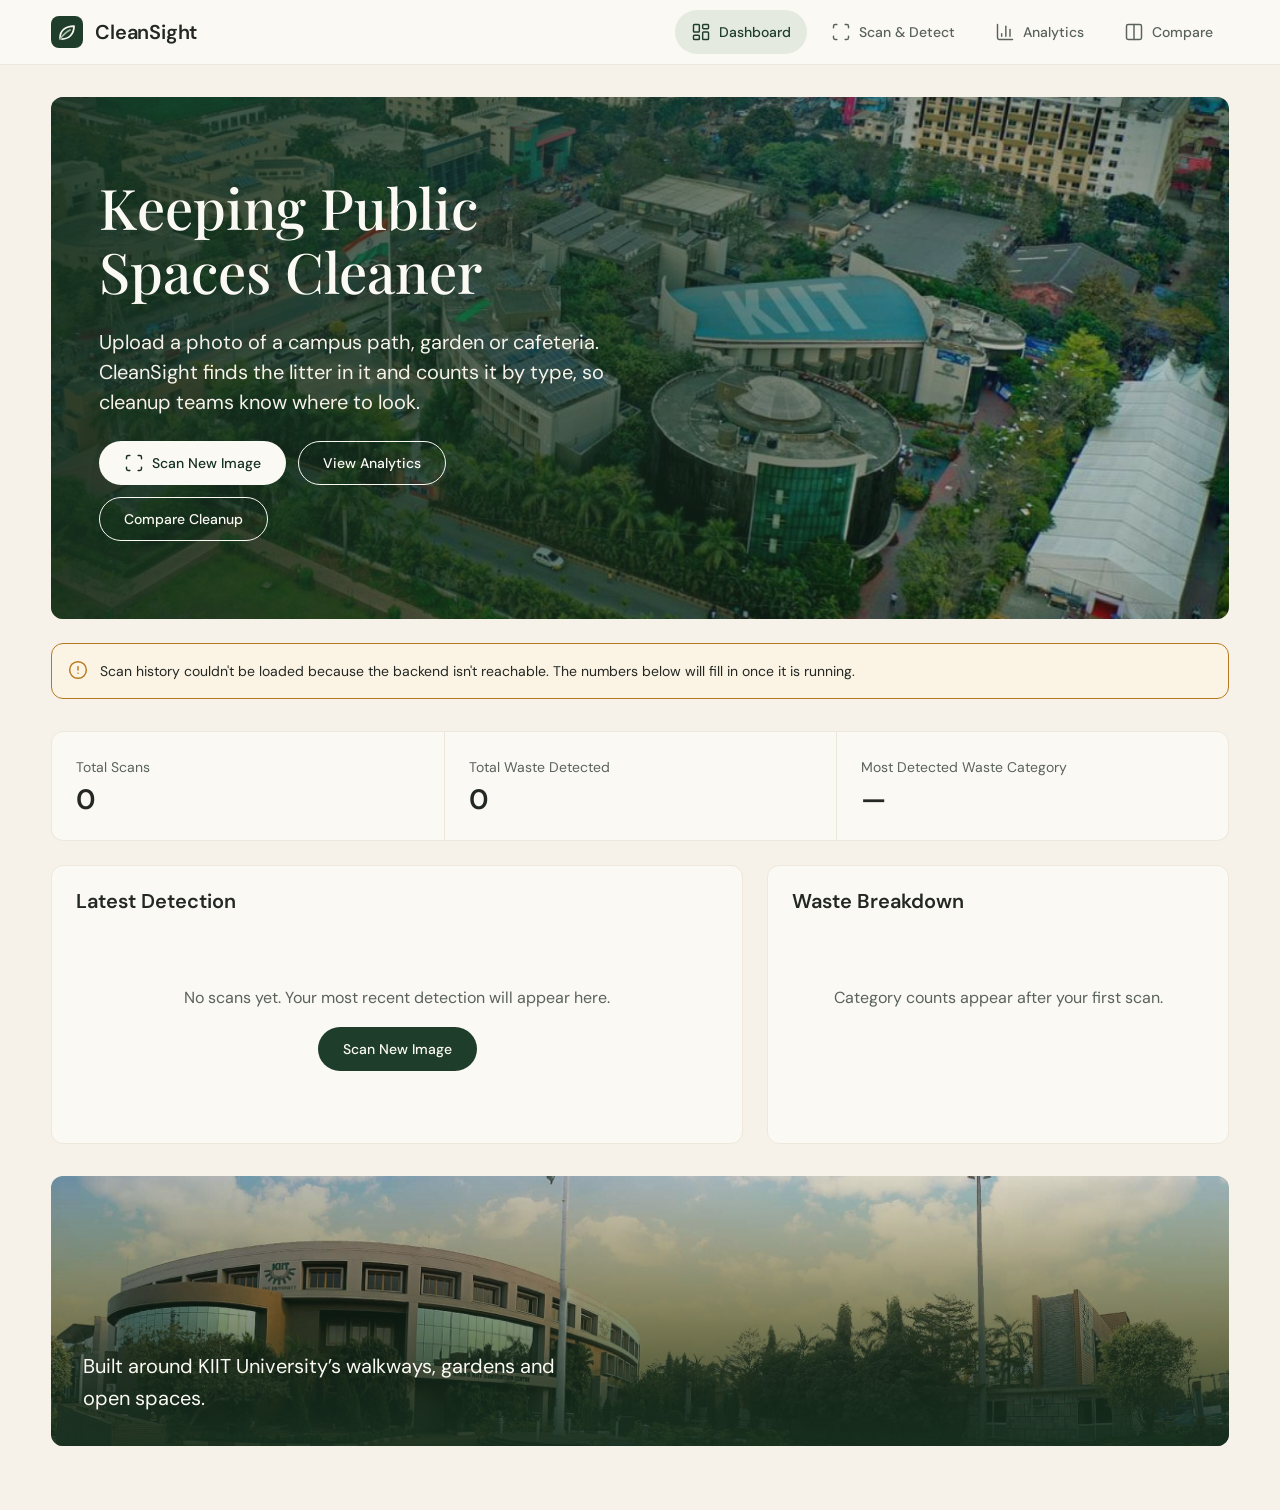
<file: frontend/index.html>
<!DOCTYPE html>
<html lang="en">
<head>
  <meta charset="UTF-8">
  <meta name="viewport" content="width=device-width, initial-scale=1">
  <title>Dashboard — CleanSight</title>
  <link rel="icon" href="assets/logo/logo.svg" type="image/svg+xml">
  <link rel="preload" href="assets/fonts/dm-sans-latin-400-normal.woff2" as="font" type="font/woff2" crossorigin>
  <link rel="stylesheet" href="css/global.css">
  <link rel="stylesheet" href="css/navbar.css">
  <link rel="stylesheet" href="css/dashboard.css">
</head>
<body data-root="" data-page="dashboard">
  <a class="skip-link" href="#main">Skip to content</a>
  <div id="navbar"></div>
  <main class="main" id="main">
    <div class="container">
      <section class="hero" aria-labelledby="hero-title">
        <div class="hero__content">
          <h1 class="hero__title" id="hero-title">Keeping Public Spaces Cleaner</h1>
          <p class="hero__text">Upload a photo of a campus path, garden or cafeteria. CleanSight finds the litter in it and counts it by type, so cleanup teams know where to look.</p>
          <div class="hero__actions">
            <a class="btn btn--primary" href="pages/scan.html"><svg class="icon" aria-hidden="true"><use href="assets/icons/sprite.svg#scan"></use></svg>Scan New Image</a>
            <a class="btn btn--secondary" href="pages/analytics.html">View Analytics</a>
            <a class="btn btn--secondary" href="pages/compare.html">Compare Cleanup</a>
          </div>
        </div>
      </section>

      <div id="history-alert" class="history-alert" role="status" hidden></div>

      <section class="stats dash-stats" aria-label="Summary">
        <div class="stat"><p class="stat__label">Total Scans</p><p class="stat__value" id="stat-scans">0</p></div>
        <div class="stat"><p class="stat__label">Total Waste Detected</p><p class="stat__value" id="stat-waste">0</p></div>
        <div class="stat"><p class="stat__label">Most Detected Waste Category</p><p class="stat__value" id="stat-top">—</p></div>
      </section>

      <div class="dash-grid">
        <section class="card" aria-labelledby="latest-title">
          <div class="card__head"><h2 class="section-title" id="latest-title">Latest Detection</h2></div>
          <div id="latest-empty" class="empty-state">
            <p>No scans yet. Your most recent detection will appear here.</p>
            <p style="margin-top:var(--s-4)"><a class="btn btn--primary" href="pages/scan.html">Scan New Image</a></p>
          </div>
          <div id="latest-filled" hidden>
            <img class="latest__img" id="latest-img" alt="Annotated image from the latest scan">
            <div class="latest__meta">
              <p id="latest-summary" class="text-muted"></p>
              <a class="btn btn--secondary" id="latest-details" href="pages/scan.html">View Details</a>
            </div>
          </div>
        </section>

        <section class="card" aria-labelledby="breakdown-title">
          <div class="card__head"><h2 class="section-title" id="breakdown-title">Waste Breakdown</h2></div>
          <div id="breakdown-empty" class="empty-state"><p>Category counts appear after your first scan.</p></div>
          <div id="breakdown-filled" class="breakdown" hidden>
            <div class="chart-box"><canvas id="breakdown-chart" role="img" aria-label="Donut chart of detected waste by category"></canvas></div>
            <ul class="legend" id="breakdown-legend"></ul>
          </div>
        </section>
      </div>

      <section class="band" aria-label="KIIT University campus">
        <p class="band__text">Built around KIIT University’s walkways, gardens and open spaces.</p>
      </section>
    </div>
  </main>
  <script src="js/vendor/chart.umd.js"></script>
  <script type="module" src="js/app.js"></script>
  <script type="module" src="js/dashboard.js"></script>
</body>
</html>
</file>
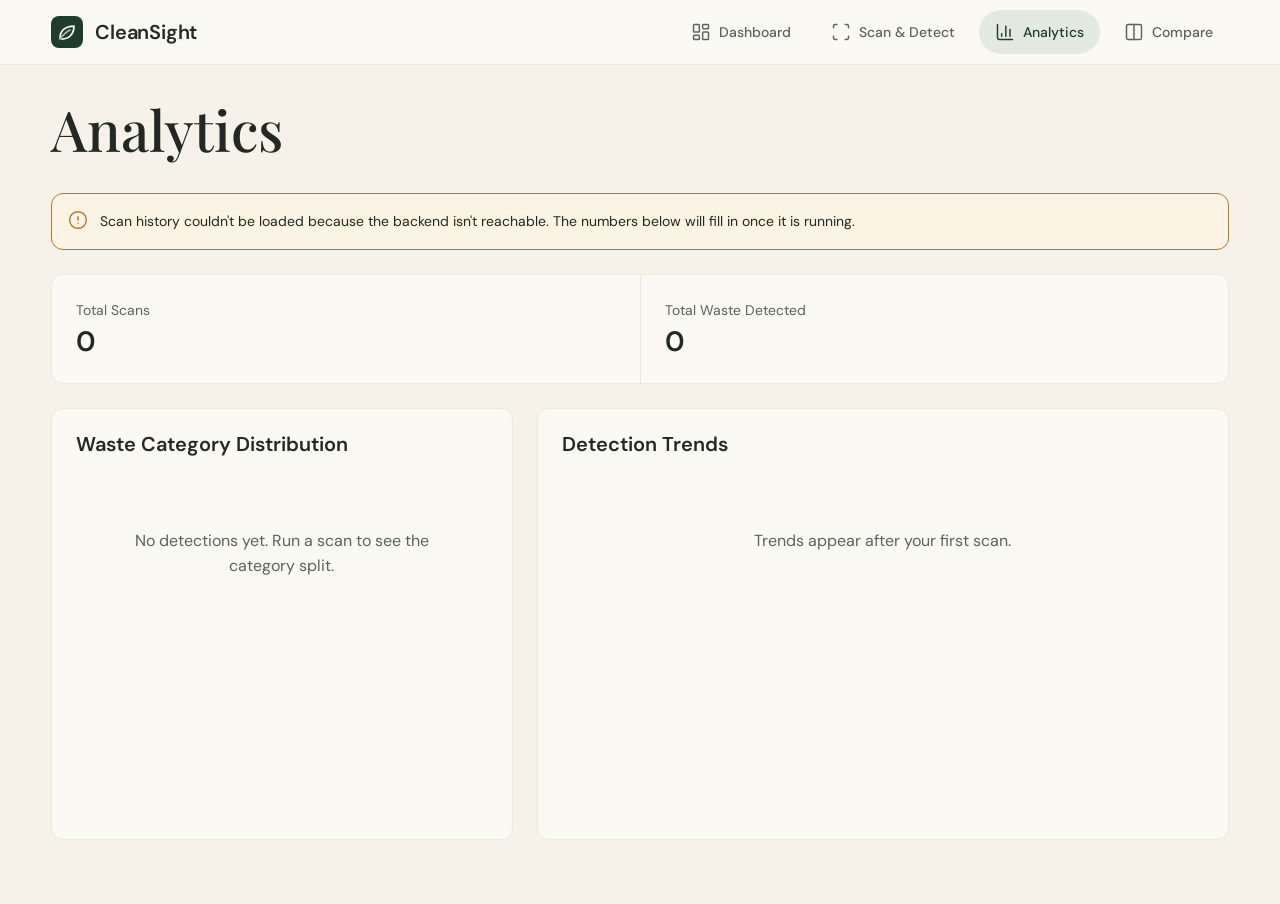
<file: frontend/pages/analytics.html>
<!DOCTYPE html>
<html lang="en">
<head>
  <meta charset="UTF-8">
  <meta name="viewport" content="width=device-width, initial-scale=1">
  <title>Analytics — CleanSight</title>
  <link rel="icon" href="../assets/logo/logo.svg" type="image/svg+xml">
  <link rel="preload" href="../assets/fonts/dm-sans-latin-400-normal.woff2" as="font" type="font/woff2" crossorigin>
  <link rel="stylesheet" href="../css/global.css">
  <link rel="stylesheet" href="../css/navbar.css">
  <link rel="stylesheet" href="../css/analytics.css">
</head>
<body data-root="../" data-page="analytics">
  <a class="skip-link" href="#main">Skip to content</a>
  <div id="navbar"></div>
  <main class="main" id="main">
    <div class="container">
      <header class="analytics-head">
        <h1 class="page-title">Analytics</h1>
      </header>

      <div id="history-alert" class="history-alert" role="status" hidden></div>

      <section class="stats" aria-label="Summary">
        <div class="stat"><p class="stat__label">Total Scans</p><p class="stat__value" id="stat-scans">0</p></div>
        <div class="stat"><p class="stat__label">Total Waste Detected</p><p class="stat__value" id="stat-waste">0</p></div>
      </section>

      <div class="analytics-grid">
        <section class="card" aria-labelledby="dist-title">
          <div class="card__head"><h2 class="section-title" id="dist-title">Waste Category Distribution</h2></div>
          <div id="dist-empty" class="empty-state"><p>No detections yet. Run a scan to see the category split.</p></div>
          <div id="dist-filled" class="distribution" hidden>
            <div class="chart-box"><canvas id="dist-chart" role="img" aria-label="Donut chart of waste by category"></canvas></div>
            <ul class="legend legend--table" id="dist-legend"></ul>
          </div>
        </section>

        <section class="card" aria-labelledby="trend-title">
          <div class="card__head"><h2 class="section-title" id="trend-title">Detection Trends</h2></div>
          <div id="trend-empty" class="empty-state"><p>Trends appear after your first scan.</p></div>
          <div id="trend-filled" hidden>
            <div class="chart-box chart-box--wide"><canvas id="trend-chart" role="img" aria-label="Chart of waste detected per day"></canvas></div>
          </div>
        </section>
      </div>
    </div>
  </main>
  <script src="../js/vendor/chart.umd.js"></script>
  <script type="module" src="../js/app.js"></script>
  <script type="module" src="../js/analytics.js"></script>
</body>
</html>
</file>
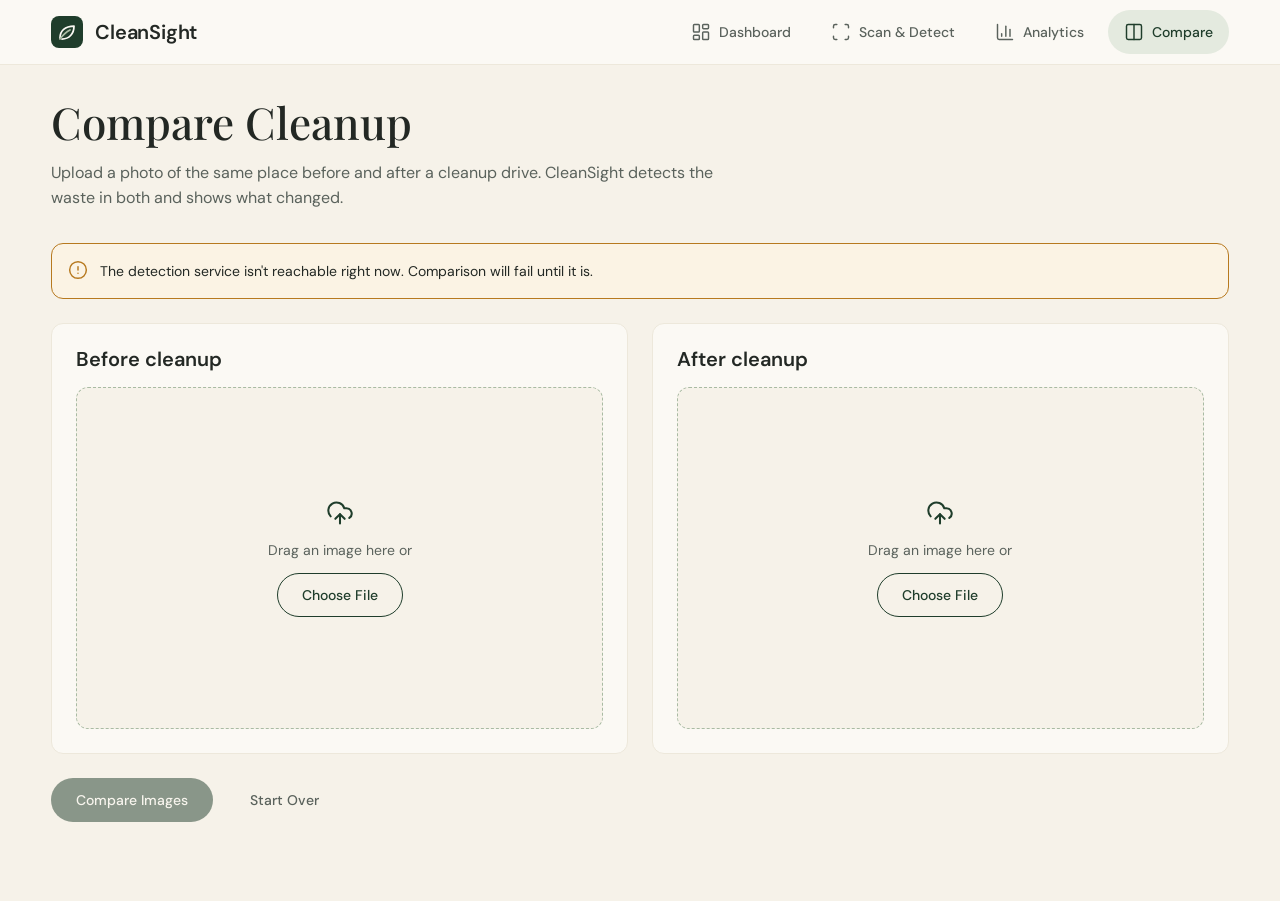
<file: frontend/pages/compare.html>
<!DOCTYPE html>
<html lang="en">
<head>
  <meta charset="UTF-8">
  <meta name="viewport" content="width=device-width, initial-scale=1">
  <title>Compare Cleanup — CleanSight</title>
  <link rel="icon" href="../assets/logo/logo.svg" type="image/svg+xml">
  <link rel="preload" href="../assets/fonts/dm-sans-latin-400-normal.woff2" as="font" type="font/woff2" crossorigin>
  <link rel="stylesheet" href="../css/global.css">
  <link rel="stylesheet" href="../css/navbar.css">
  <link rel="stylesheet" href="../css/compare.css">
</head>
<body data-root="../" data-page="compare">
  <a class="skip-link" href="#main">Skip to content</a>
  <div id="navbar"></div>
  <main class="main" id="main">
    <div class="container">
      <header class="compare-head">
        <h1 class="page-title">Compare Cleanup</h1>
        <p class="text-muted">Upload a photo of the same place before and after a cleanup drive. CleanSight detects the waste in both and shows what changed.</p>
      </header>

      <div id="compare-alert" role="alert" hidden></div>

      <section class="compare-grid" aria-label="Before and after images">
        <!-- One slot per side. compare.js wires both from the data-side attribute. -->
        <div class="card slot" data-side="before">
          <div class="slot__head">
            <h2 class="section-title">Before cleanup</h2>
            <span class="slot__total num" hidden></span>
          </div>
          <div class="slot__drop dropzone-sm">
            <svg class="icon slot__icon" aria-hidden="true"><use href="../assets/icons/sprite.svg#cloud-upload"></use></svg>
            <p class="slot__hint">Drag an image here or</p>
            <button class="btn btn--secondary" type="button" data-action="choose">Choose File</button>
          </div>
          <figure class="slot__figure" hidden>
            <img class="slot__img" alt="Before cleanup image">
            <figcaption class="slot__caption">
              <span class="slot__name"></span>
              <button class="btn btn--ghost" type="button" data-action="remove"><svg class="icon icon--sm" aria-hidden="true"><use href="../assets/icons/sprite.svg#trash-2"></use></svg>Remove</button>
            </figcaption>
          </figure>
          <input class="visually-hidden" type="file" accept="image/jpeg,image/png,image/webp" tabindex="-1" aria-label="Choose the before cleanup image">
        </div>

        <div class="card slot" data-side="after">
          <div class="slot__head">
            <h2 class="section-title">After cleanup</h2>
            <span class="slot__total num" hidden></span>
          </div>
          <div class="slot__drop dropzone-sm">
            <svg class="icon slot__icon" aria-hidden="true"><use href="../assets/icons/sprite.svg#cloud-upload"></use></svg>
            <p class="slot__hint">Drag an image here or</p>
            <button class="btn btn--secondary" type="button" data-action="choose">Choose File</button>
          </div>
          <figure class="slot__figure" hidden>
            <img class="slot__img" alt="After cleanup image">
            <figcaption class="slot__caption">
              <span class="slot__name"></span>
              <button class="btn btn--ghost" type="button" data-action="remove"><svg class="icon icon--sm" aria-hidden="true"><use href="../assets/icons/sprite.svg#trash-2"></use></svg>Remove</button>
            </figcaption>
          </figure>
          <input class="visually-hidden" type="file" accept="image/jpeg,image/png,image/webp" tabindex="-1" aria-label="Choose the after cleanup image">
        </div>
      </section>

      <div class="compare-actions">
        <button class="btn btn--primary" type="button" id="compare-btn" disabled><span class="spinner" id="compare-spinner" hidden></span><span id="compare-label">Compare Images</span></button>
        <button class="btn btn--ghost" type="button" id="reset-btn">Start Over</button>
      </div>

      <section class="compare-results" id="results" aria-labelledby="results-title" hidden>
        <h2 class="section-title" id="results-title">Comparison Results</h2>

        <div class="stats compare-stats">
          <div class="stat"><p class="stat__label">Before cleanup</p><p class="stat__value" id="before-total">0</p></div>
          <div class="stat"><p class="stat__label">After cleanup</p><p class="stat__value" id="after-total">0</p></div>
          <div class="stat"><p class="stat__label" id="change-label">Waste reduction</p><p class="stat__value" id="change-value">—</p></div>
        </div>

        <div class="card">
          <table class="compare-table">
            <caption class="visually-hidden">Detected waste by category, before and after cleanup</caption>
            <thead>
              <tr><th scope="col">Category</th><th scope="col" class="num">Before</th><th scope="col" class="num">After</th><th scope="col" class="num">Change</th></tr>
            </thead>
            <tbody id="category-rows"></tbody>
          </table>
          <p class="compare-note text-muted" id="compare-note"></p>
        </div>
      </section>
    </div>
  </main>
  <script type="module" src="../js/app.js"></script>
  <script type="module" src="../js/compare.js"></script>
</body>
</html>
</file>
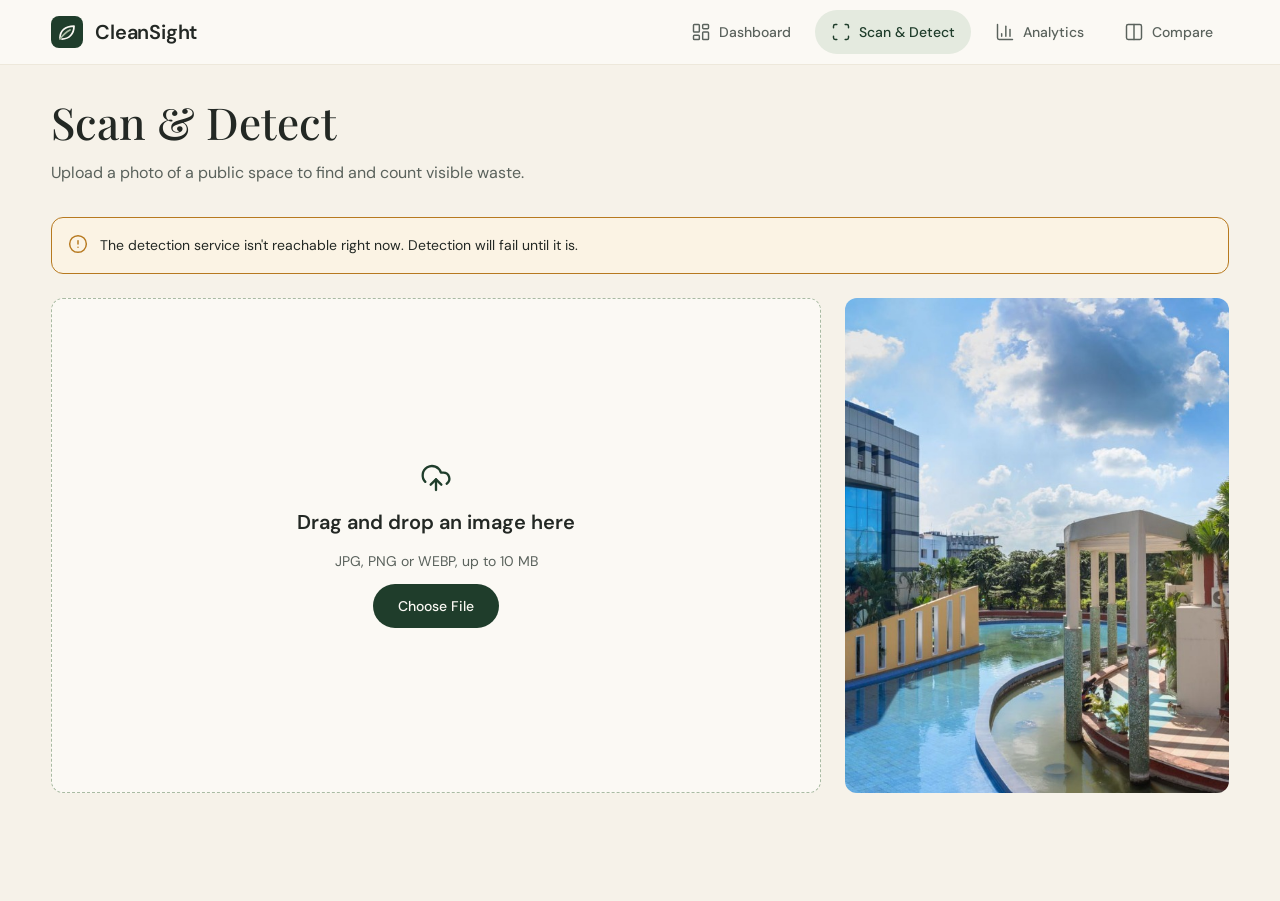
<file: frontend/pages/scan.html>
<!DOCTYPE html>
<html lang="en">
<head>
  <meta charset="UTF-8">
  <meta name="viewport" content="width=device-width, initial-scale=1">
  <title>Scan &amp; Detect — CleanSight</title>
  <link rel="icon" href="../assets/logo/logo.svg" type="image/svg+xml">
  <link rel="preload" href="../assets/fonts/dm-sans-latin-400-normal.woff2" as="font" type="font/woff2" crossorigin>
  <link rel="stylesheet" href="../css/global.css">
  <link rel="stylesheet" href="../css/navbar.css">
  <link rel="stylesheet" href="../css/scan.css">
</head>
<body data-root="../" data-page="scan">
  <a class="skip-link" href="#main">Skip to content</a>
  <div id="navbar"></div>
  <main class="main" id="main">
    <div class="container">
      <header class="scan-head">
        <h1 class="page-title">Scan &amp; Detect</h1>
        <p class="text-muted">Upload a photo of a public space to find and count visible waste.</p>
      </header>

      <div id="scan-alert" role="alert" hidden></div>

      <!-- State 1: upload -->
      <section class="scan-layout" id="upload-section" aria-label="Upload image">
        <div class="dropzone" id="dropzone">
          <svg class="icon dropzone__icon" aria-hidden="true"><use href="../assets/icons/sprite.svg#cloud-upload"></use></svg>
          <p class="dropzone__title">Drag and drop an image here</p>
          <p class="dropzone__hint">JPG, PNG or WEBP, up to 10&nbsp;MB</p>
          <button class="btn btn--primary" type="button" id="choose-btn">Choose File</button>
          <input class="visually-hidden" type="file" id="file-input" accept="image/jpeg,image/png,image/webp" tabindex="-1" aria-label="Choose an image file">
        </div>
        <div class="scan-aside" role="img" aria-label="KIIT University campus"></div>
      </section>

      <!-- State 2: preview -->
      <section class="card preview" id="preview-section" aria-label="Image preview" hidden>
        <img class="preview__img" id="preview-img" alt="Selected image preview">
        <div class="preview__bar">
          <div><p class="preview__name" id="preview-name"></p><p class="preview__size" id="preview-size"></p></div>
          <div class="preview__actions">
            <button class="btn btn--ghost" type="button" id="remove-btn"><svg class="icon icon--sm" aria-hidden="true"><use href="../assets/icons/sprite.svg#trash-2"></use></svg>Remove</button>
            <button class="btn btn--secondary" type="button" id="replace-btn">Replace</button>
            <button class="btn btn--primary" type="button" id="detect-btn"><span class="spinner" id="detect-spinner" hidden></span><span id="detect-label">Run Detection</span></button>
          </div>
        </div>
      </section>

      <!-- State 3: results -->
      <section class="results" id="results-section" aria-label="Detection results" hidden>
        <div class="card">
          <div class="annotated">
            <img class="annotated__img" id="annotated-img" alt="Image with detected waste outlined">
          </div>
        </div>
        <div class="card results__panel">
          <div>
            <p class="text-muted">Total items detected</p>
            <p class="results__total" id="results-total">0</p>
            <p class="results__time" id="results-time"></p>
          </div>
          <div>
            <h2 class="section-title" style="margin-bottom:var(--s-3)">By category</h2>
            <ul class="legend" id="results-categories"></ul>
          </div>
          <div>
            <h2 class="section-title" style="margin-bottom:var(--s-3)">Detections</h2>
            <ul class="det-list" id="results-detections"></ul>
          </div>
          <div class="results__actions">
            <button class="btn btn--primary" type="button" id="report-btn"><svg class="icon" aria-hidden="true"><use href="../assets/icons/sprite.svg#download"></use></svg>Download Report (PDF)</button>
            <button class="btn btn--secondary" type="button" id="again-btn">Scan Another</button>
          </div>
        </div>
      </section>
    </div>
  </main>
  <script src="../js/vendor/jspdf.umd.min.js"></script>
  <script type="module" src="../js/app.js"></script>
  <script type="module" src="../js/scan.js"></script>
</body>
</html>
</file>
<file: frontend/css/global.css>
@import url("variables.css");

*,*::before,*::after{box-sizing:border-box}
html{-webkit-text-size-adjust:100%;scroll-padding-top:var(--nav-height)}
@media (min-width:1600px){html{font-size:18px}}
body{margin:0;min-height:100vh;background:var(--bg);color:var(--text);font-family:var(--font-body);font-size:var(--fs-md);line-height:var(--lh-body);-webkit-font-smoothing:antialiased}
img,svg{display:block;max-width:100%}
h1,h2,h3{margin:0;line-height:var(--lh-heading);font-weight:600}
p{margin:0}
a{color:inherit}
button,input{font:inherit;color:inherit}
:focus-visible{outline:2px solid var(--focus);outline-offset:2px}
.skip-link{position:absolute;left:var(--s-4);top:-100px;background:var(--primary);color:var(--on-primary);padding:var(--s-2) var(--s-4);border-radius:var(--radius);z-index:100}
.skip-link:focus{top:var(--s-2)}

.container{width:100%;max-width:var(--max-width);margin-inline:auto;padding-inline:clamp(1.5rem,4vw,4rem)}
.page-title{font-family:var(--font-display);font-size:var(--fs-hero);font-weight:500}
.section-title{font-size:var(--fs-lg)}
.text-muted{color:var(--text-muted)}
.num{font-variant-numeric:tabular-nums}

.icon{width:20px;height:20px;flex:none}
.icon--sm{width:16px;height:16px}

.card{min-width:0;background:var(--surface);border:1px solid var(--border);border-radius:var(--radius);padding:var(--s-6)}

.btn{display:inline-flex;align-items:center;justify-content:center;gap:var(--s-2);min-height:44px;padding:0 var(--s-6);border-radius:var(--radius-pill);border:1px solid transparent;font-weight:500;font-size:var(--fs-sm);text-decoration:none;cursor:pointer;transition:background-color var(--t-fast) var(--ease),border-color var(--t-fast) var(--ease),color var(--t-fast) var(--ease)}
.btn--primary{background:var(--primary);color:var(--on-primary)}
.btn--primary:hover{background:var(--primary-hover)}
.btn--secondary{background:transparent;color:var(--primary);border-color:var(--primary)}
.btn--secondary:hover{background:var(--sage-100)}
.btn--ghost{background:transparent;color:var(--text-muted)}
.btn--ghost:hover{color:var(--text);background:var(--ivory-200)}
.btn:disabled,.btn[aria-disabled="true"]{opacity:.5;cursor:not-allowed}

.alert{display:flex;gap:var(--s-3);align-items:flex-start;padding:var(--s-4);border-radius:var(--radius);border:1px solid;font-size:var(--fs-sm)}
.alert--error{color:var(--error);border-color:currentColor;background:#fbefed}
.alert--warning{color:var(--warning);border-color:currentColor;background:#fbf3e4}
.alert--success{color:var(--forest-700);border-color:var(--sage-300);background:var(--sage-100)}
.alert__body{color:var(--text)}

.history-alert{margin-top:var(--s-6)}
.analytics-head + .history-alert{margin:0 0 var(--s-6)}

.empty-state{text-align:center;padding:var(--s-12) var(--s-6);color:var(--text-muted)}

.main{padding-block:var(--s-8) var(--s-16);min-height:calc(100vh - var(--nav-height))}

@media (prefers-reduced-motion:reduce){*,*::before,*::after{transition-duration:.01ms!important;animation-duration:.01ms!important;animation-iteration-count:1!important}}

[hidden]{display:none!important}
.visually-hidden{position:absolute;width:1px;height:1px;overflow:hidden;clip:rect(0 0 0 0);white-space:nowrap}

/* Stat row (Dashboard + Analytics) */
.stats{display:grid;grid-template-columns:repeat(auto-fit,minmax(200px,1fr));background:var(--surface);border:1px solid var(--border);border-radius:var(--radius)}
.stat{padding:var(--s-6);border-left:1px solid var(--border)}
.stat:first-child{border-left:0}
.stat__label{font-size:var(--fs-sm);color:var(--text-muted)}
.stat__value{margin-top:var(--s-1);font-size:var(--fs-xl);font-weight:600;font-variant-numeric:tabular-nums;line-height:1.2}
@media (max-width:640px){.stat{border-left:0;border-top:1px solid var(--border)}.stat:first-child{border-top:0}}

/* Chart legend list */
.legend{list-style:none;margin:0;padding:0;display:grid;gap:var(--s-3)}
.legend__item{display:flex;align-items:center;gap:var(--s-3);font-size:var(--fs-sm)}
.legend__swatch{width:12px;height:12px;border-radius:3px;flex:none}
.legend__name{flex:1}
.legend__value{font-variant-numeric:tabular-nums;color:var(--text-muted)}
.chart-box{position:relative;width:100%;max-width:340px;aspect-ratio:1;margin-inline:auto}
.chart-box--wide{max-width:none;aspect-ratio:auto;height:clamp(280px,40vh,460px)}
.card__head{display:flex;align-items:center;justify-content:space-between;gap:var(--s-4);margin-bottom:var(--s-6)}
</file>
<file: frontend/css/navbar.css>
.navbar{position:sticky;top:0;z-index:50;background:var(--surface);border-bottom:1px solid var(--border)}
.navbar__inner{display:flex;align-items:center;justify-content:space-between;height:var(--nav-height)}
.navbar__brand{display:flex;align-items:center;gap:var(--s-3);text-decoration:none;font-weight:600;font-size:var(--fs-lg);letter-spacing:-.01em}
.navbar__brand img{width:32px;height:32px}
.navbar__links{display:flex;gap:var(--s-2);list-style:none;margin:0;padding:0}
.navbar__link{display:flex;align-items:center;gap:var(--s-2);min-height:44px;padding:0 var(--s-4);border-radius:var(--radius-pill);text-decoration:none;font-size:var(--fs-sm);font-weight:500;color:var(--text-muted);transition:background-color var(--t-fast) var(--ease),color var(--t-fast) var(--ease)}
.navbar__link:hover{color:var(--text);background:var(--ivory-200)}
.navbar__link[aria-current="page"]{color:var(--primary);background:var(--sage-100)}
.navbar__toggle{display:none;align-items:center;justify-content:center;width:44px;height:44px;border:0;border-radius:var(--radius);background:transparent;cursor:pointer}
.navbar__toggle:hover{background:var(--ivory-200)}
.navbar__toggle .icon-close{display:none}
.navbar__toggle[aria-expanded="true"] .icon-open{display:none}
.navbar__toggle[aria-expanded="true"] .icon-close{display:block}

@media (max-width:768px){
  .navbar__toggle{display:inline-flex}
  .navbar__links{display:none;position:absolute;left:0;right:0;top:var(--nav-height);flex-direction:column;gap:var(--s-1);padding:var(--s-3) var(--s-6) var(--s-4);background:var(--surface);border-bottom:1px solid var(--border)}
  .navbar__links.is-open{display:flex}
  .navbar__link{padding:0 var(--s-4);border-radius:var(--radius)}
}
</file>
<file: frontend/css/dashboard.css>
.hero{position:relative;overflow:hidden;border-radius:var(--radius);min-height:clamp(420px,58vh,680px);display:flex;align-items:center;background:var(--forest-900) url("../assets/images/hero-campus.jpg") center/cover no-repeat;color:var(--ivory-50)}
.hero::before{content:"";position:absolute;inset:0;background:linear-gradient(90deg,rgba(22,48,31,.88) 0%,rgba(22,48,31,.6) 50%,rgba(22,48,31,.15) 100%)}
.hero__content{position:relative;padding:var(--s-12);max-width:620px;display:grid;gap:var(--s-6);animation:hero-in 600ms var(--ease) both}
.hero__title{font-family:var(--font-display);font-weight:500;font-size:var(--fs-hero)}
.hero__text{font-size:var(--fs-lg);line-height:1.5;color:var(--ivory-100)}
.hero__actions{display:flex;flex-wrap:wrap;gap:var(--s-3)}
.hero .btn--primary{background:var(--ivory-50);color:var(--forest-900)}
.hero .btn--primary:hover{background:var(--sage-100)}
.hero .btn--secondary{color:var(--ivory-50);border-color:var(--ivory-50)}
.hero .btn--secondary:hover{background:rgba(251,249,244,.15)}
@keyframes hero-in{from{opacity:0;transform:translateY(8px)}to{opacity:1;transform:none}}

.dash-stats{margin-top:var(--s-8)}
.dash-grid{display:grid;grid-template-columns:minmax(0,3fr) minmax(0,2fr);gap:var(--s-6);margin-top:var(--s-6);align-items:stretch}
.latest__img{width:100%;aspect-ratio:16/10;object-fit:cover;border-radius:var(--s-2);background:var(--ivory-200)}
.latest__meta{display:flex;align-items:center;justify-content:space-between;gap:var(--s-4);margin-top:var(--s-4);flex-wrap:wrap}
.breakdown{display:grid;gap:var(--s-6)}

.band{position:relative;overflow:hidden;margin-top:var(--s-8);border-radius:var(--radius);min-height:clamp(240px,30vh,400px);display:flex;align-items:flex-end;background:var(--forest-900) url("../assets/images/dashboard-band.jpg") center/cover no-repeat;color:var(--ivory-50)}
.band::before{content:"";position:absolute;inset:0;background:linear-gradient(0deg,rgba(22,48,31,.92) 0%,rgba(22,48,31,.55) 45%,rgba(22,48,31,.1) 100%)}
.band__text{position:relative;padding:var(--s-8);max-width:560px;font-size:var(--fs-lg)}

@media (max-width:1024px){.dash-grid{grid-template-columns:minmax(0,1fr)}}
@media (max-width:480px){.hero{min-height:380px}.hero__content{padding:var(--s-6)}.hero__text{font-size:var(--fs-md)}}
</file>
<file: frontend/css/analytics.css>
.analytics-head{margin-bottom:var(--s-8)}
.analytics-grid{display:grid;grid-template-columns:minmax(0,2fr) minmax(0,3fr);gap:var(--s-6);margin-top:var(--s-6);align-items:start}
.distribution{display:grid;gap:var(--s-6)}
.legend--table .legend__value{display:flex;gap:var(--s-4)}
@media (max-width:1024px){.analytics-grid{grid-template-columns:minmax(0,1fr)}}
.analytics-grid .card{min-height:clamp(340px,48vh,560px)}
</file>
<file: frontend/css/compare.css>
/* Compare Cleanup page. Uses the shared tokens from variables.css (loaded through global.css). */
.compare-head{display:grid;gap:var(--s-3);margin-bottom:var(--s-8);max-width:680px}
.compare-head .page-title{font-size:clamp(2rem,4vw,2.75rem)}
#compare-alert{margin-bottom:var(--s-6)}

.compare-grid{display:grid;grid-template-columns:repeat(2,minmax(0,1fr));gap:var(--s-6)}
.slot{display:grid;gap:var(--s-4);align-content:start}
.slot__head{display:flex;align-items:baseline;justify-content:space-between;gap:var(--s-4)}
.slot__total{font-size:var(--fs-sm);color:var(--text-muted)}

.dropzone-sm{display:grid;justify-items:center;align-content:center;gap:var(--s-3);text-align:center;min-height:clamp(240px,38vh,420px);padding:var(--s-8) var(--s-6);border:1.5px dashed var(--sage-300);border-radius:var(--radius);background:var(--bg);transition:border-color var(--t-fast) var(--ease),background-color var(--t-fast) var(--ease)}
.dropzone-sm.is-dragover{border-color:var(--primary);background:var(--sage-100)}
.slot__icon{width:28px;height:28px;color:var(--primary)}
.slot__hint{font-size:var(--fs-sm);color:var(--text-muted)}

.slot__figure{margin:0;display:grid;gap:var(--s-3)}
.slot__img{width:100%;height:clamp(240px,38vh,420px);object-fit:contain;border-radius:var(--s-2);background:var(--ivory-200)}
.slot__caption{display:flex;align-items:center;justify-content:space-between;gap:var(--s-4);flex-wrap:wrap}
.slot__name{font-size:var(--fs-sm);font-weight:500;overflow-wrap:anywhere}

.compare-actions{display:flex;flex-wrap:wrap;gap:var(--s-3);margin-top:var(--s-6)}

.compare-results{display:grid;gap:var(--s-6);margin-top:var(--s-12)}
.compare-table{width:100%;border-collapse:collapse;font-size:var(--fs-sm)}
.compare-table th{text-align:left;font-weight:500;color:var(--text-muted);padding:0 0 var(--s-3);border-bottom:1px solid var(--border)}
.compare-table td{padding:var(--s-3) 0;border-bottom:1px solid var(--border)}
.compare-table .num{text-align:right}
.compare-table__total td{font-weight:600;border-bottom:0}
.compare-table__cat{display:flex;align-items:center;gap:var(--s-3)}
.change--down{color:var(--forest-700)}
.change--up{color:var(--error)}
.compare-note{margin-top:var(--s-4);font-size:var(--fs-sm)}

@media (max-width:768px){.compare-grid{grid-template-columns:minmax(0,1fr)}}
</file>
<file: frontend/css/scan.css>
.scan-head{display:grid;gap:var(--s-3);margin-bottom:var(--s-8);max-width:640px}
.scan-head .page-title{font-size:clamp(2rem,4vw,2.75rem)}
.scan-layout{display:grid;grid-template-columns:minmax(0,1fr) clamp(280px,30vw,560px);gap:var(--s-6);align-items:stretch}
.scan-aside{border-radius:var(--radius);background:var(--forest-900) url("../assets/images/scan-side.jpg") center/cover no-repeat;min-height:320px}
#scan-alert{margin-bottom:var(--s-6)}

.dropzone{display:grid;justify-items:center;align-content:center;gap:var(--s-3);text-align:center;padding:var(--s-12) var(--s-6);min-height:clamp(340px,55vh,620px);border:1.5px dashed var(--sage-300);border-radius:var(--radius);background:var(--surface);transition:border-color var(--t-fast) var(--ease),background-color var(--t-fast) var(--ease)}
.dropzone.is-dragover{border-color:var(--primary);background:var(--sage-100)}
.dropzone__icon{width:32px;height:32px;color:var(--primary)}
.dropzone__title{font-size:var(--fs-lg);font-weight:600}
.dropzone__hint{font-size:var(--fs-sm);color:var(--text-muted)}

.preview{display:grid;gap:var(--s-4)}
.preview__img{width:100%;max-height:480px;object-fit:contain;border-radius:var(--s-2);background:var(--ivory-200)}
.preview__bar{display:flex;align-items:center;justify-content:space-between;gap:var(--s-4);flex-wrap:wrap}
.preview__name{font-weight:500;overflow-wrap:anywhere}
.preview__size{font-size:var(--fs-sm);color:var(--text-muted)}
.preview__actions{display:flex;gap:var(--s-3);flex-wrap:wrap}

.spinner{width:16px;height:16px;border:2px solid currentColor;border-right-color:transparent;border-radius:50%;animation:spin .7s linear infinite}
@keyframes spin{to{transform:rotate(360deg)}}

.results{display:grid;grid-template-columns:minmax(0,3fr) minmax(0,2fr);gap:var(--s-6);align-items:start}
.annotated{position:relative;line-height:0}
.annotated__img{width:100%;height:auto;border-radius:var(--s-2)}
.results__panel{display:grid;gap:var(--s-6)}
.results__total{font-size:var(--fs-xl);font-weight:600;font-variant-numeric:tabular-nums}
.results__time{font-size:var(--fs-sm);color:var(--text-muted)}
.det-list{list-style:none;margin:0;padding:0;max-height:240px;overflow-y:auto;border-top:1px solid var(--border)}
.det-list__row{display:flex;justify-content:space-between;gap:var(--s-4);padding:var(--s-3) 0;border-bottom:1px solid var(--border);font-size:var(--fs-sm)}
.results__actions{display:grid;gap:var(--s-3)}

@media (max-width:1024px){.scan-layout{grid-template-columns:1fr}.scan-aside{display:none}.results{grid-template-columns:1fr}}
</file>
